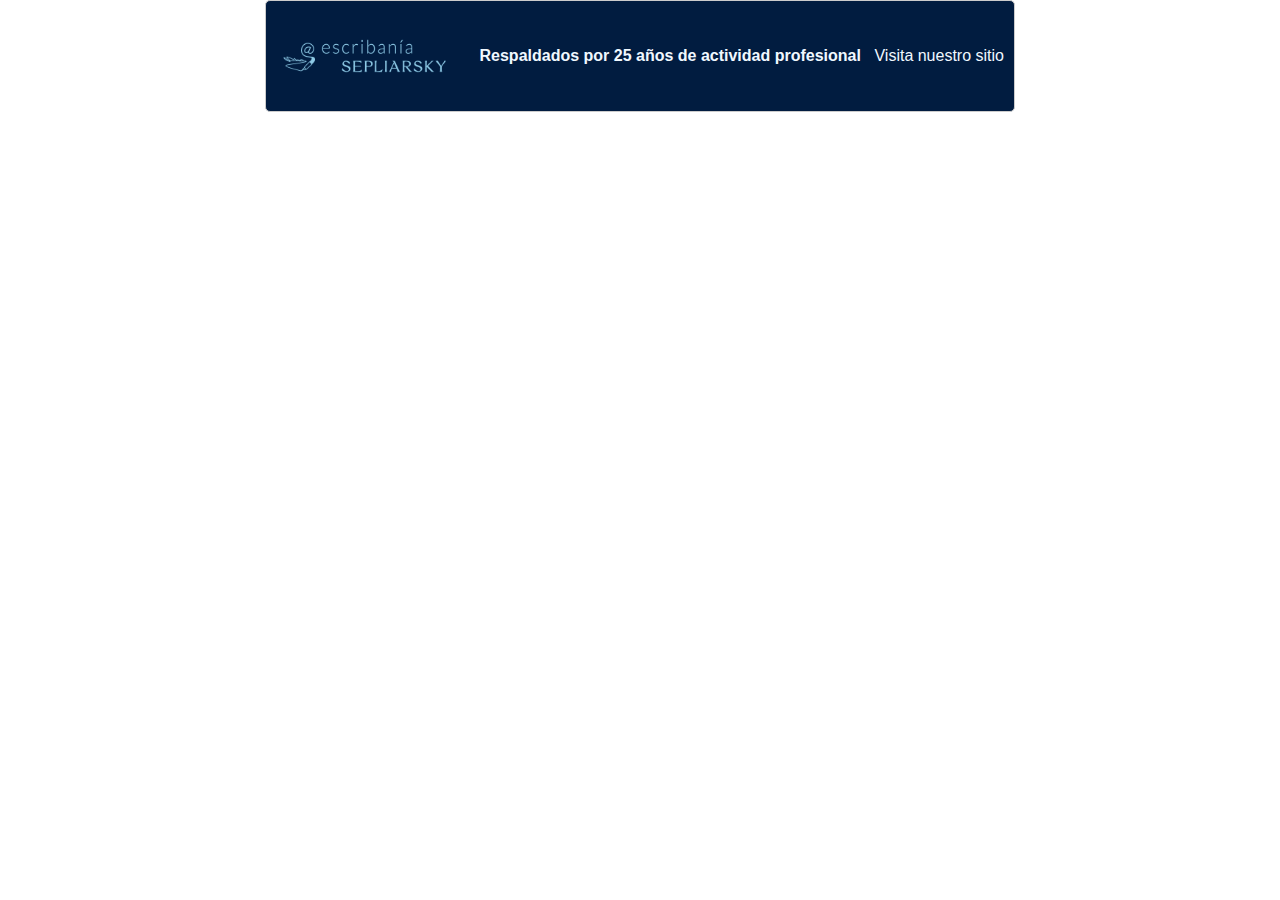
<file: anuncio.html>
<!DOCTYPE html>
<html lang="es">
<head>
    <meta charset="UTF-8">
    <meta name="viewport" content="width=device-width, initial-scale=1.0">
    <link rel="stylesheet" href="anunciostyle.css">
    <title>Anuncio</title>
</head>
<body>
    <div class="ad-container">
        <img src="logo-escribania-3.png" alt="Logo" class="ad-logo"> 
        <div class="ad-text">
            <p><strong>Respaldados por 25 años de actividad profesional</strong></p> 
        </div>
        <div class="ad-text">
            <a href="https://dantevillamea.github.io/" target="_blank" class="ad-link">Visita nuestro sitio</a> 
        </div>
    </div>
</body>
</html>
</file>
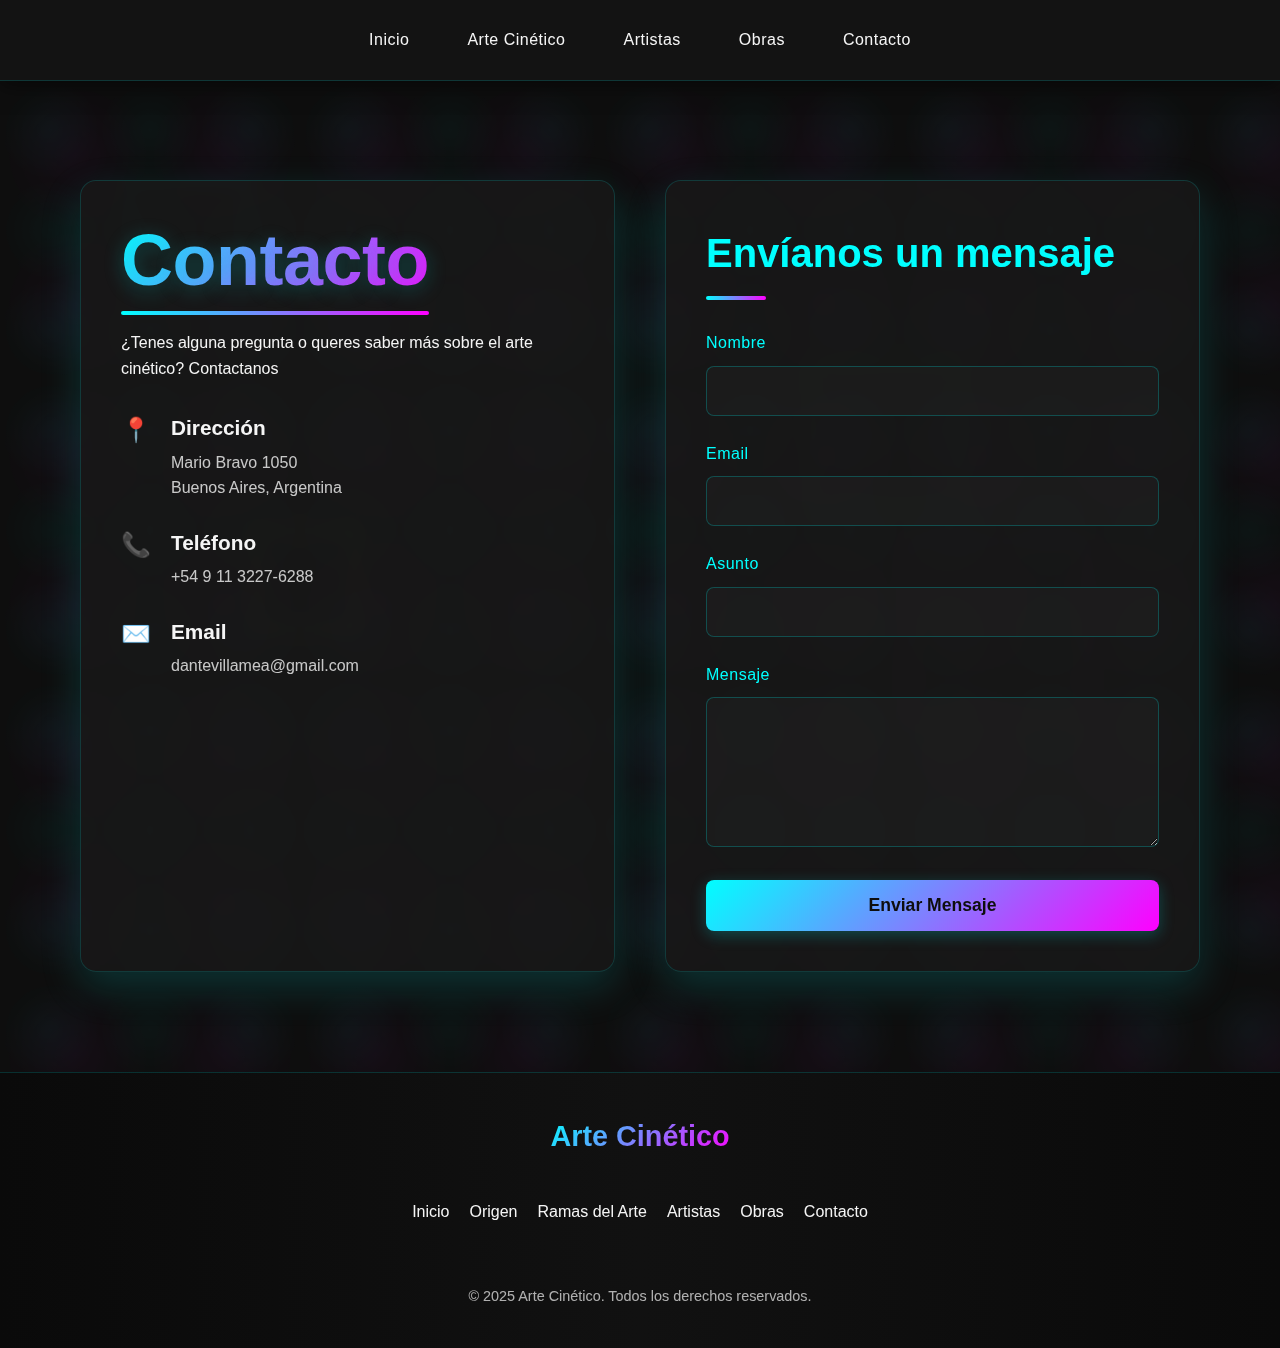
<file: contacto.html>
<!DOCTYPE html>
<html lang="es">
<head>
    <meta charset="UTF-8">
    <meta name="viewport" content="width=device-width, initial-scale=1.0">
    <title>Contacto | Arte Cinético</title>
    <style>
        * { 
            margin: 0; 
            padding: 0; 
            box-sizing: border-box; 
        }
        
        html {
            scroll-behavior: smooth;
            scroll-padding-top: 80px;
        }
        
        body {
            font-family: 'Montserrat', 'Segoe UI', Tahoma, Geneva, Verdana, sans-serif;
            background: #0e0e0e;
            color: #f5f5f5;
            overflow-x: hidden;
            line-height: 1.6;
            padding-top: 80px;
        }

        /* Menú fijo */
        .desktop-menu {
            display: flex;
            position: fixed;
            top: 0;
            left: 0;
            width: 100%;
            background: rgba(20, 20, 20, 0.95);
            padding: 15px 40px;
            z-index: 1000;
            box-shadow: 0 4px 20px rgba(0, 0, 0, 0.5);
            backdrop-filter: blur(10px);
            border-bottom: 1px solid rgba(0, 200, 200, 0.2);
            justify-content: center;
            align-items: center;
        }
        
        .desktop-menu a {
            color: #f5f5f5;
            text-decoration: none;
            padding: 12px 24px;
            transition: all 0.4s cubic-bezier(0.65, 0, 0.35, 1);
            border-radius: 8px;
            font-weight: 500;
            letter-spacing: 0.5px;
            position: relative;
            margin: 0 5px;
            display: inline-block;
            text-align: center;
        }
        
        .desktop-menu a:hover {
            color: #0e0e0e;
            background: rgba(0, 200, 200, 0.8);
            transform: translateY(-3px);
        }

        /* Sección de contacto */
        .contact-section {
            min-height: 100vh;
            padding: 100px 80px;
            display: flex;
            flex-direction: column;
            justify-content: center;
            position: relative;
            overflow: hidden;
        }
        
        .contact-container {
            max-width: 1200px;
            margin: 0 auto;
            display: flex;
            flex-wrap: wrap;
            gap: 50px;
            position: relative;
            z-index: 2;
        }
        
        .contact-info {
            flex: 1;
            min-width: 300px;
            background: rgba(25, 25, 25, 0.8);
            padding: 40px;
            border-radius: 16px;
            backdrop-filter: blur(8px);
            border: 1px solid rgba(0, 200, 200, 0.2);
            box-shadow: 0 15px 40px rgba(0, 200, 200, 0.2);
            transition: all 0.6s cubic-bezier(0.65, 0, 0.35, 1);
        }
        
        .contact-info:hover {
            transform: translateY(-10px);
            box-shadow: 0 25px 50px rgba(0, 200, 200, 0.3);
        }
        
        .contact-form-container {
            flex: 1;
            min-width: 300px;
            background: rgba(25, 25, 25, 0.8);
            padding: 40px;
            border-radius: 16px;
            backdrop-filter: blur(8px);
            border: 1px solid rgba(0, 200, 200, 0.2);
            box-shadow: 0 15px 40px rgba(0, 200, 200, 0.2);
            transition: all 0.6s cubic-bezier(0.65, 0, 0.35, 1);
        }
        
        .contact-form-container:hover {
            transform: translateY(-10px);
            box-shadow: 0 25px 50px rgba(0, 200, 200, 0.3);
        }
        
        h1 {
            font-weight: 800;
            margin-bottom: 30px;
            letter-spacing: -0.5px;
            font-size: 4.5rem;
            background: linear-gradient(135deg, #00ffff, #ff00ff);
            -webkit-background-clip: text;
            background-clip: text;
            color: transparent;
            text-shadow: 0 4px 20px rgba(0, 200, 200, 0.3);
            line-height: 1.1;
            position: relative;
            display: inline-block;
        }
        
        h1::after {
            content: '';
            position: absolute;
            bottom: -15px;
            left: 0;
            width: 100%;
            height: 4px;
            background: linear-gradient(90deg, #00ffff, #ff00ff);
            border-radius: 2px;
        }
        
        h2 {
            font-size: 2.5rem;
            color: #00ffff;
            margin-bottom: 30px;
            position: relative;
            padding-bottom: 15px;
        }
        
        h2::after {
            content: '';
            position: absolute;
            bottom: 0;
            left: 0;
            width: 60px;
            height: 4px;
            background: linear-gradient(90deg, #00ffff, #ff00ff);
            border-radius: 2px;
        }
        
        .contact-details {
            margin-top: 30px;
        }
        
        .contact-item {
            display: flex;
            align-items: flex-start;
            margin-bottom: 25px;
        }
        
        .contact-icon {
            font-size: 1.5rem;
            color: #00ffff;
            margin-right: 20px;
            min-width: 30px;
        }
        
        .contact-text h3 {
            font-size: 1.3rem;
            color: #f5f5f5;
            margin-bottom: 5px;
        }
        
        .contact-text p, .contact-text a {
            color: rgba(245, 245, 245, 0.8);
            text-decoration: none;
            transition: color 0.3s ease;
        }
        
        .contact-text a:hover {
            color: #00ffff;
        }
        
        .social-links {
            display: flex;
            gap: 20px;
            margin-top: 40px;
        }
        
        .social-links a {
            color: #f5f5f5;
            font-size: 1.8rem;
            transition: all 0.3s ease;
        }
        
        .social-links a:hover {
            color: #00ffff;
            transform: translateY(-5px);
        }
        
        /* Formulario */
        .form-group {
            margin-bottom: 25px;
        }
        
        .form-group label {
            display: block;
            margin-bottom: 10px;
            color: #00ffff;
            font-weight: 500;
            letter-spacing: 0.5px;
        }
        
        .form-group input,
        .form-group textarea {
            width: 100%;
            padding: 15px;
            background: rgba(30, 30, 30, 0.7);
            border: 1px solid rgba(0, 200, 200, 0.3);
            border-radius: 8px;
            color: #f5f5f5;
            font-family: inherit;
            font-size: 1rem;
            transition: all 0.3s ease;
        }
        
        .form-group input:focus,
        .form-group textarea:focus {
            outline: none;
            border-color: #00ffff;
            box-shadow: 0 0 0 3px rgba(0, 200, 200, 0.2);
        }
        
        .form-group textarea {
            min-height: 150px;
            resize: vertical;
        }
        
        .submit-btn {
            background: linear-gradient(135deg, #00ffff, #ff00ff);
            color: #0e0e0e;
            border: none;
            padding: 15px 30px;
            font-size: 1.1rem;
            font-weight: 600;
            border-radius: 8px;
            cursor: pointer;
            transition: all 0.4s cubic-bezier(0.65, 0, 0.35, 1);
            box-shadow: 0 4px 15px rgba(0, 200, 200, 0.3);
            width: 100%;
        }
        
        .submit-btn:hover {
            transform: translateY(-5px);
            box-shadow: 0 10px 25px rgba(0, 200, 200, 0.5);
        }
        
        /* Elementos cinéticos */
        .motion-bg {
            position: absolute;
            top: 0;
            left: 0;
            width: 100%;
            height: 100%;
            background: 
                radial-gradient(circle, rgba(0, 255, 255, 0.05) 0%, transparent 70%),
                radial-gradient(circle, rgba(255, 0, 255, 0.05) 0%, transparent 70%);
            background-size: 100px 100px, 150px 150px;
            z-index: -1;
            animation: backgroundMove 15s linear infinite, backgroundMove2 20s linear infinite;
            opacity: 0.6;
        }

        .kinetic-element {
            position: fixed;
            border: 2px solid;
            opacity: 0.5;
            z-index: -1;
            animation-duration: 25s;
            animation-iteration-count: infinite;
            animation-timing-function: linear;
            border-radius: 5px;
            filter: blur(0.5px);
        }
        
        .kinetic-1 {
            width: 120px;
            height: 120px;
            border-color: rgba(0, 255, 255, 0.4);
            top: 20%;
            left: 10%;
            animation-name: moveDiagonal1;
        }
        
        .kinetic-2 {
            width: 180px;
            height: 180px;
            border-color: rgba(255, 0, 255, 0.4);
            top: 60%;
            right: 15%;
            animation-name: moveDiagonal2;
        }
        
        .kinetic-3 {
            width: 100px;
            height: 100px;
            border-color: rgba(255, 255, 0, 0.4);
            bottom: 30%;
            left: 20%;
            animation-name: moveVertical;
        }
        
        .kinetic-4 {
            width: 150px;
            height: 150px;
            border-color: rgba(0, 255, 0, 0.4);
            top: 40%;
            right: 25%;
            animation-name: moveHorizontal;
        }

        @keyframes backgroundMove {
            0% { background-position: 0 0, 0 0; }
            100% { background-position: 200px 200px, 300px 300px; }
        }
        
        @keyframes backgroundMove2 {
            0% { background-position: 100px 100px, 200px 200px; }
            100% { background-position: 400px 400px, 500px 500px; }
        }
        
        @keyframes moveDiagonal1 {
            0% { transform: translate(0, 0) rotate(0deg); opacity: 0.5; }
            50% { transform: translate(40vw, 40vh) rotate(180deg); opacity: 0.8; }
            100% { transform: translate(0, 0) rotate(360deg); opacity: 0.5; }
        }
        
        @keyframes moveDiagonal2 {
            0% { transform: translate(0, 0) rotate(0deg); opacity: 0.5; }
            50% { transform: translate(-30vw, 30vh) rotate(180deg); opacity: 0.8; }
            100% { transform: translate(0, 0) rotate(360deg); opacity: 0.5; }
        }
        
        @keyframes moveVertical {
            0%, 100% { transform: translateY(0) rotate(0deg); opacity: 0.5; }
            50% { transform: translateY(-40vh) rotate(180deg); opacity: 0.8; }
        }
        
        @keyframes moveHorizontal {
            0%, 100% { transform: translateX(0) rotate(0deg); opacity: 0.5; }
            50% { transform: translateX(30vw) rotate(180deg); opacity: 0.8; }
        }

        /* Footer */
        footer {
            background: linear-gradient(to right, #0a0a0a, #111, #0a0a0a);
            color: #f5f5f5;
            padding: 40px 20px;
            text-align: center;
            border-top: 1px solid rgba(0, 200, 200, 0.2);
        }

        .footer-content {
            max-width: 1200px;
            margin: 0 auto;
            display: flex;
            flex-direction: column;
            align-items: center;
            gap: 20px;
        }

        .footer-logo {
            font-size: 1.8rem;
            font-weight: 800;
            background: linear-gradient(135deg, #00ffff, #ff00ff);
            -webkit-background-clip: text;
            background-clip: text;
            color: transparent;
        }

        .footer-links {
            display: flex;
            gap: 20px;
            margin: 20px 0;
        }

        .footer-links a {
            color: #f5f5f5;
            text-decoration: none;
            transition: color 0.3s ease;
        }

        .footer-links a:hover {
            color: #00ffff;
        }

        .footer-social {
            display: flex;
            gap: 15px;
            margin: 15px 0;
        }

        .footer-social a {
            color: #f5f5f5;
            font-size: 1.5rem;
            transition: color 0.3s ease;
        }

        .footer-social a:hover {
            color: #00ffff;
        }

        .footer-copyright {
            font-size: 0.9rem;
            color: rgba(245, 245, 245, 0.7);
            margin-top: 20px;
        }
        .has-submenu {
            position: relative;
            display: inline-block;
        }
        
        .submenu {
            position: absolute;
            top: 100%;
            left: 50%;
            transform: translateX(-50%);
            background: rgba(30, 30, 30, 0.95);
            min-width: 200px;
            border-radius: 0 0 8px 8px;
            box-shadow: 0 10px 30px rgba(0, 0, 0, 0.5);
            display: none;
            flex-direction: column;
            overflow: hidden;
            z-index: 1001;
            text-align: center;
        }
        
        .has-submenu:hover .submenu {
            display: flex;
        }
        
        .submenu a {
            padding: 12px 20px;
            margin: 0;
            border-radius: 0;
            background: transparent;
            transform: none;
            width: 100%;
            white-space: nowrap;
        }
        
        .submenu a:hover {
            background: rgba(0, 200, 200, 0.8);
            transform: translateX(8px);
        }
        .menu-btn {
            display: none; /* Ocultar por defecto en desktop */
            position: fixed;
            top: 25px;
            left: 25px;
            background: rgba(0, 200, 200, 0.8);
            color: #0e0e0e;
            border: none;
            padding: 12px 24px;
            border-radius: 30px;
            cursor: pointer;
            z-index: 1000;
            transition: all 0.4s cubic-bezier(0.65, 0, 0.35, 1);
            font-weight: 600;
            box-shadow: 0 4px 15px rgba(0, 200, 200, 0.3);
        }
        
        .menu-btn:hover {
            background: rgba(255, 255, 255, 0.9);
            transform: translateY(-3px);
            box-shadow: 0 6px 20px rgba(0, 200, 200, 0.4);
        }
        
        .mobile-menu {
            position: fixed;
            top: 80px;
            left: 25px;
            background: rgba(20, 20, 20, 0.95);
            padding: 20px;
            border-radius: 15px;
            display: none;
            flex-direction: column;
            z-index: 999;
            box-shadow: 0 10px 30px rgba(0, 0, 0, 0.5);
            backdrop-filter: blur(10px);
            border: 1px solid rgba(0, 200, 200, 0.2);
        }
        
        .mobile-menu a {
            color: #f5f5f5;
            text-decoration: none;
            margin: 10px 0;
            padding: 10px 15px;
            transition: all 0.4s cubic-bezier(0.65, 0, 0.35, 1);
            border-radius: 8px;
            font-weight: 500;
            letter-spacing: 0.5px;
        }
        
        .mobile-menu a:hover {
            color: #0e0e0e;
            background: rgba(0, 200, 200, 0.8);
            transform: translateX(8px);
        }

        @media (max-width: 992px) {
            .desktop-menu {
                display: none; /* Ocultar menú desktop en móviles */
            }
            
            .menu-btn {
                display: block; /* Mostrar botón en móviles */
            }
        }

        /* Responsive */
        @media (max-width: 1200px) {
            .contact-section {
                padding: 100px 60px;
            }
            
            h1 {
                font-size: 4rem;
            }
        }
        
        @media (max-width: 992px) {
            .contact-section {
                padding: 90px 50px;
            }
            
            h1 {
                font-size: 3.5rem;
            }
            
            .contact-container {
                flex-direction: column;
            }
            
            .contact-info, .contact-form-container {
                width: 100%;
            }
        }
        
        @media (max-width: 768px) {
            .contact-section {
                padding: 80px 40px;
            }
            
            h1 {
                font-size: 3rem;
            }
            
            h2 {
                font-size: 2.2rem;
            }
            
            .desktop-menu a {
                padding: 10px 15px;
                font-size: 0.9rem;
            }
        }
        
        @media (max-width: 576px) {
            body {
                padding-top: 0;
            }
            
            .contact-section {
                padding: 70px 30px;
            }
            
            h1 {
                font-size: 2.5rem;
            }
            
            h2 {
                font-size: 2rem;
            }
            
            .contact-info, .contact-form-container {
                padding: 30px;
            }
            
            .contact-icon {
                font-size: 1.2rem;
                margin-right: 15px;
            }
            
            .contact-text h3 {
                font-size: 1.1rem;
            }
            
            .social-links a {
                font-size: 1.5rem;
            }
        }
        
        @media (max-width: 400px) {
            .contact-section {
                padding: 60px 20px;
            }
            
            h1 {
                font-size: 2.2rem;
            }
            
            h2 {
                font-size: 1.8rem;
            }
            
            .form-group input,
            .form-group textarea {
                padding: 12px;
            }
            
            .submit-btn {
                padding: 12px 20px;
            }
        }
    </style>
</head>
<body>
    <button class="menu-btn">☰ Menú</button>
    <!-- Menú de navegación -->
    <nav class="desktop-menu">
        <a href="indexarte.html">Inicio</a>
        <div class="has-submenu">
            <a href="indexarte.html">Arte Cinético</a>
            <div class="submenu">
                <a href="indexarte.html">Origen</a>
            </div>
        </div>
        <a href="indexarte.html">Artistas</a>
        <div class="has-submenu">
            <a href="indexarte.html">Obras</a>
            <div class="submenu">
                <a href="indexarte.html">Ramas del Arte</a>
            </div>
        </div>
        <a href="contacto.html">Contacto</a>
    </nav>

    <!-- Menú móvil (se mantiene igual) -->
    <nav class="mobile-menu" id="mobileMenu">
        <a href="indexarte.html">Inicio</a>
        <a href="indexarte.html">Arte Cinético</a>
        <a href="indexarte.html">Origen</a>
        <a href="indexarte.html">Artistas</a>
        <a href="indexarte.html">Obras</a>
        <a href="indexarte.html">Ramas del Arte</a>
        <a href="contacto.html">Contacto</a>
    </nav>
    <!-- Sección de contacto -->
    <section class="contact-section">
        <div class="motion-bg"></div>
        <div class="kinetic-element kinetic-1"></div>
        <div class="kinetic-element kinetic-2"></div>
        <div class="kinetic-element kinetic-3"></div>
        <div class="kinetic-element kinetic-4"></div>
        
        <div class="contact-container">
            <div class="contact-info">
                <h1>Contacto</h1>
                <p>¿Tenes alguna pregunta o queres saber más sobre el arte cinético? Contactanos</p>
                
                <div class="contact-details">
                    <div class="contact-item">
                        <div class="contact-icon">📍</div>
                        <div class="contact-text">
                            <h3>Dirección</h3>
                            <p>Mario Bravo 1050<br>Buenos Aires, Argentina</p>
                        </div>
                    </div>
                    
                    <div class="contact-item">
                        <div class="contact-icon">📞</div>
                        <div class="contact-text">
                            <h3>Teléfono</h3>
                            <p><a href="tel:+34912345678">+54 9 11 3227-6288</a></p>
                        </div>
                    </div>
                    
                    <div class="contact-item">
                        <div class="contact-icon">✉️</div>
                        <div class="contact-text">
                            <h3>Email</h3>
                            <p><a href="mailto:info@artecinetico.com">dantevillamea@gmail.com</a></p>
                        </div>
                    </div>
                </div>
                
            </div>
            
            <div class="contact-form-container">
                <h2>Envíanos un mensaje</h2>
                <form action="#" method="POST">
                    <div class="form-group">
                        <label for="nombre">Nombre</label>
                        <input type="text" id="nombre" name="nombre" required>
                    </div>
                    
                    <div class="form-group">
                        <label for="email">Email</label>
                        <input type="email" id="email" name="email" required>
                    </div>
                    
                    <div class="form-group">
                        <label for="asunto">Asunto</label>
                        <input type="text" id="asunto" name="asunto">
                    </div>
                    
                    <div class="form-group">
                        <label for="mensaje">Mensaje</label>
                        <textarea id="mensaje" name="mensaje" required></textarea>
                    </div>
                    
                    <button type="submit" class="submit-btn">Enviar Mensaje</button>
                </form>
            </div>
        </div>
    </section>

    <!-- Footer -->
    <footer>
        <div class="footer-content">
            <div class="footer-logo">Arte Cinético</div>
            <div class="footer-links">
                <a href="indexarte.html">Inicio</a>
                <a href="indexarte.html">Origen</a>
                <a href="indexarte.html">Ramas del Arte</a>
                <a href="indexarte.html">Artistas</a>
                <a href="indexarte.html">Obras</a>
                <a href="contacto.html">Contacto</a>
            </div>
            <div class="footer-copyright">
                © 2025 Arte Cinético. Todos los derechos reservados.
            </div>
        </div>
    </footer>
    <script>
        // Menú hamburguesa para móviles
        const menuBtn = document.querySelector('.menu-btn');
        const mobileMenu = document.getElementById('mobileMenu');
        
        menuBtn.addEventListener('click', () => {
            mobileMenu.style.display = mobileMenu.style.display === 'flex' ? 'none' : 'flex';
        });
        
        document.addEventListener('click', (e) => {
            if (!mobileMenu.contains(e.target) && e.target !== menuBtn) {
                mobileMenu.style.display = 'none';
            }
        });

        // Suavizar el desplazamiento
        document.querySelectorAll('a[href^="#"]').forEach(anchor => {
            anchor.addEventListener('click', function(e) {
                e.preventDefault();
                const targetId = this.getAttribute('href');
                const targetElement = document.querySelector(targetId);
                
                if (targetElement) {
                    window.scrollTo({
                        top: targetElement.offsetTop - 80,
                        behavior: 'smooth'
                    });
                    
                    if (window.innerWidth < 992) {
                        mobileMenu.style.display = 'none';
                    }
                }
            });
        });
    </script>
</body>
</html>
</file>
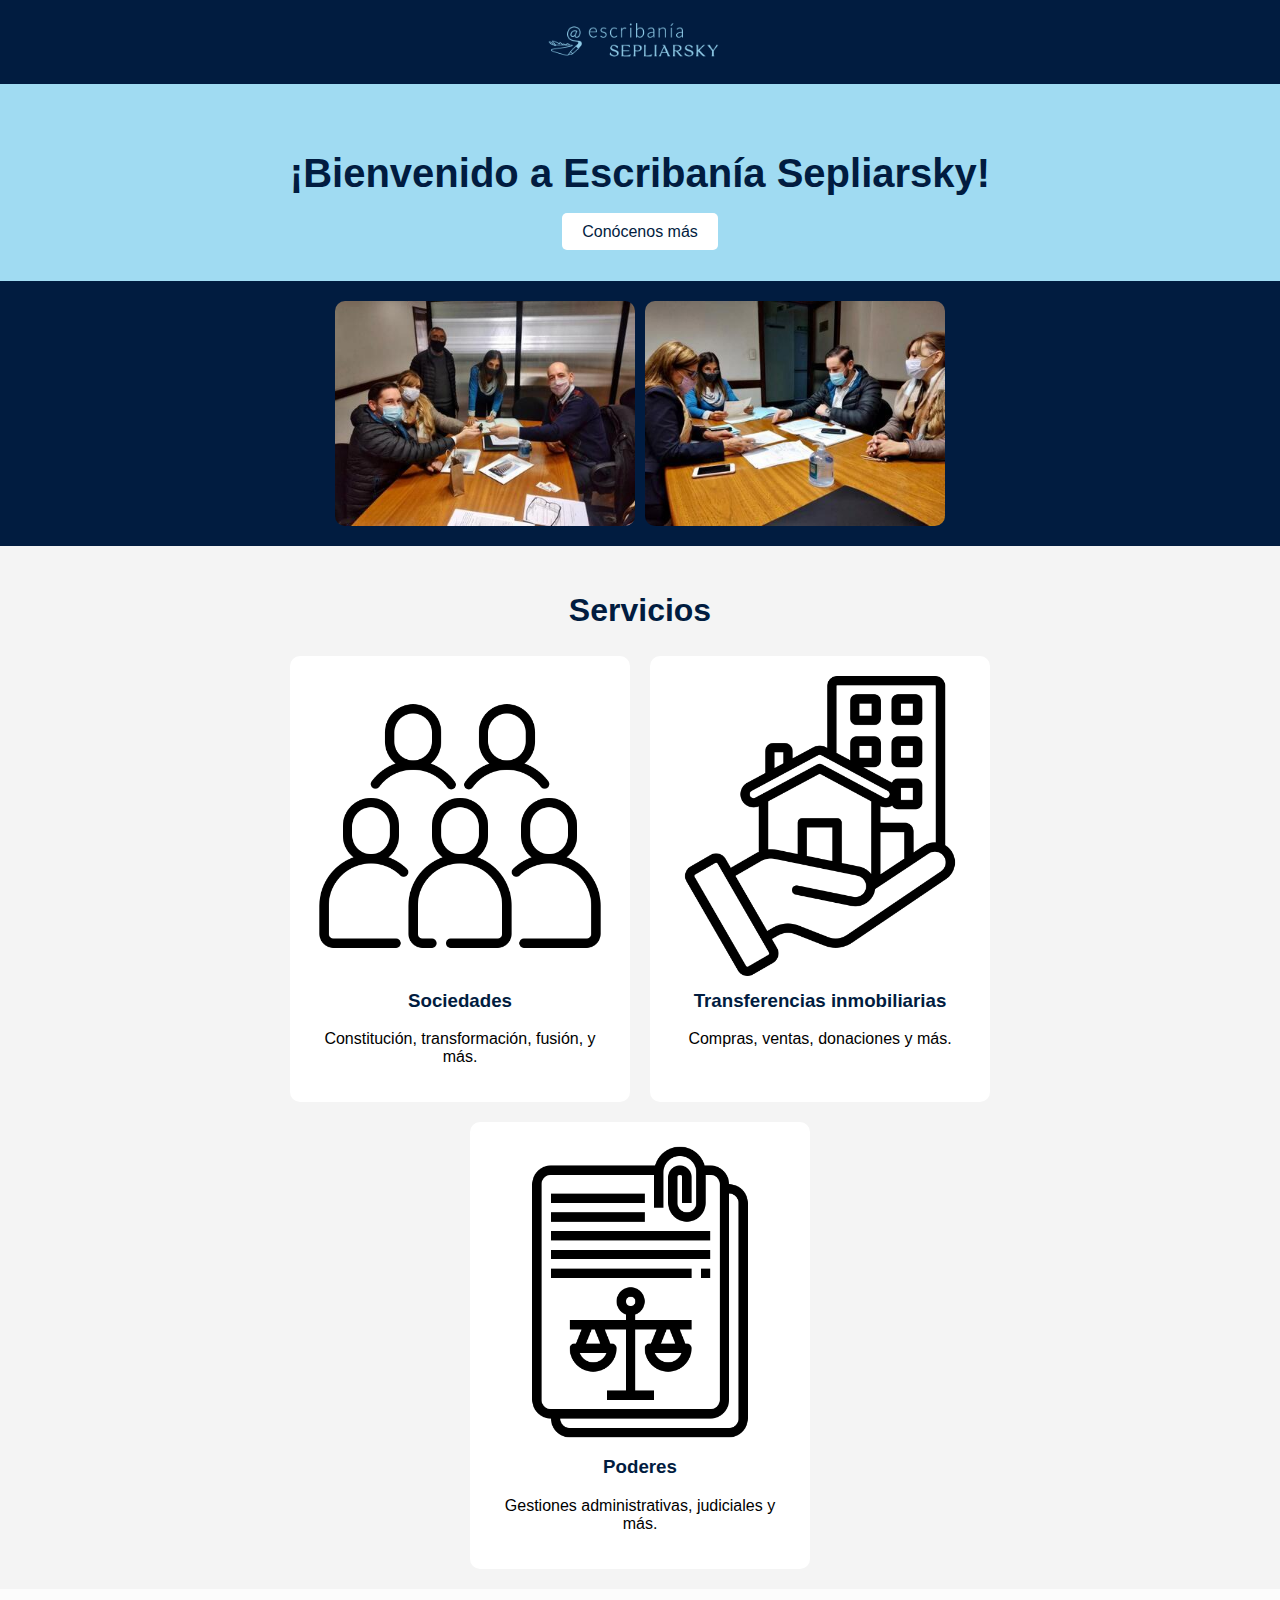
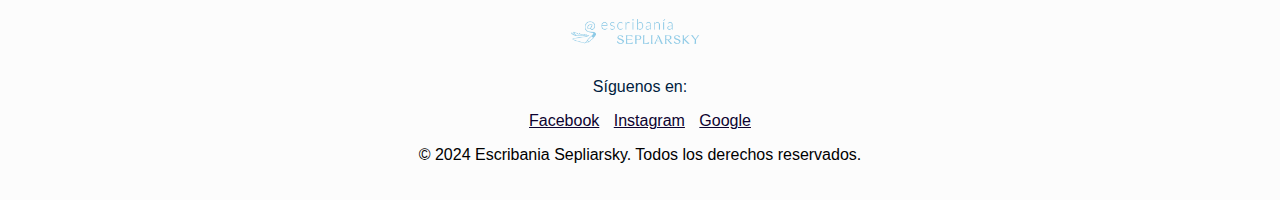
<file: mail.html>
<!DOCTYPE html>
<html lang="es">
<head>
    <meta charset="UTF-8">
    <meta name="viewport" content="width=device-width, initial-scale=1.0">
    <title>Campaña Escribanía Sepliarsky</title>
</head>
<body style="margin: 0; padding: 0; font-family: 'Arial', sans-serif; background-color: #A0DBF2;">

    <header style="background-color: #011C40; padding: 10px; text-align: center;">
        <a href="#inicio"><img src="logo-escribania-3.png" alt="Logo de empresa" style="height: 60px;"></a>
    </header>


    <section id="inicio" style="text-align: center; padding: 40px; background-color: #A0DBF2;">
        <h1 style="font-size: 2.5em; color: #011C40;">¡Bienvenido a Escribanía Sepliarsky!</h1>
        <a href="https://dantevillamea.github.io/index.html" style="background-color: #fff; padding: 10px 20px; color: #011C40; border-radius: 5px; text-decoration: none;">Conócenos más</a>
    </section>


    <section id="sobre-nosotros" style="background-color: #011C40; padding: 20px; text-align: center;">
        <div style="display: flex; justify-content: center; gap: 10px; flex-wrap: wrap;">
            <img src="escritura_iaf_coviara_1_1.jpeg" style="width: 100%; max-width: 300px; border-radius: 10px;" alt="Imagen 1">
            <img src="escritura_iaf_coviara_2_0_1.jpeg" style="width: 100%; max-width: 300px; border-radius: 10px;" alt="Imagen 2">
        </div>
    </section>


    <section id="servicios" style="background-color: #f4f4f4; padding: 20px; text-align: center;">
        <h2 style="font-size: 2em; color: #011C40;">Servicios</h2>
        <div style="display: flex; flex-wrap: wrap; justify-content: center; gap: 20px; max-width: 1000px; margin: 0 auto;">
            <!-- Card 1 -->
            <div style="background-color: #fff; padding: 20px; border-radius: 10px; text-align: center; width: 300px;">
                <img src="consorcio.png" alt="Servicio 1" style="width: 100%; height: auto; border-radius: 8px;">
                <h3 style="color: #011C40; margin-top: 10px;">Sociedades</h3>
                <p>Constitución, transformación, fusión, y más.</p>
            </div>
            <!-- Card 2 -->
            <div style="background-color: #fff; padding: 20px; border-radius: 10px; text-align: center; width: 300px;">
                <img src="propiedad.png" alt="Servicio 2" style="width: 100%; height: auto; border-radius: 8px;">
                <h3 style="color: #011C40; margin-top: 10px;">Transferencias inmobiliarias</h3>
                <p>Compras, ventas, donaciones y más.</p>
            </div>
            <!-- Card 3 -->
            <div style="background-color: #fff; padding: 20px; border-radius: 10px; text-align: center; width: 300px;">
                <img src="demanda-judicial.png" alt="Servicio 3" style="width: 100%; height: auto; border-radius: 8px;">
                <h3 style="color: #011C40; margin-top: 10px;">Poderes</h3>
                <p>Gestiones administrativas, judiciales y más.</p>
            </div>
        </div>
    </section>


    <footer style="background-color: #fcfcfc; padding: 20px; text-align: center;">
        <div style="margin-bottom: 20px;">
            <img src="logo-escribania-3.png" alt="Logo escribanía" style="width: 150px;">
        </div>
        <p style="color: #011C40;">Síguenos en:</p>
        <div>
            <a href="https://www.facebook.com/search/top/?q=escribania%20sepliarsky" style="color: #0d0330; margin-right: 10px;">Facebook</a>
            <a href="https://www.instagram.com/escribania.sepliarsky/" style="color: #0d0330; margin-right: 10px;">Instagram</a>
            <a href="https://www.google.com/search?q=escribania+sepliarsky" style="color: #0d0330;">Google</a>
        </div>
        <p>&copy; 2024 Escribania Sepliarsky. Todos los derechos reservados.</p>
    </footer>

</body>
</html>
</file>
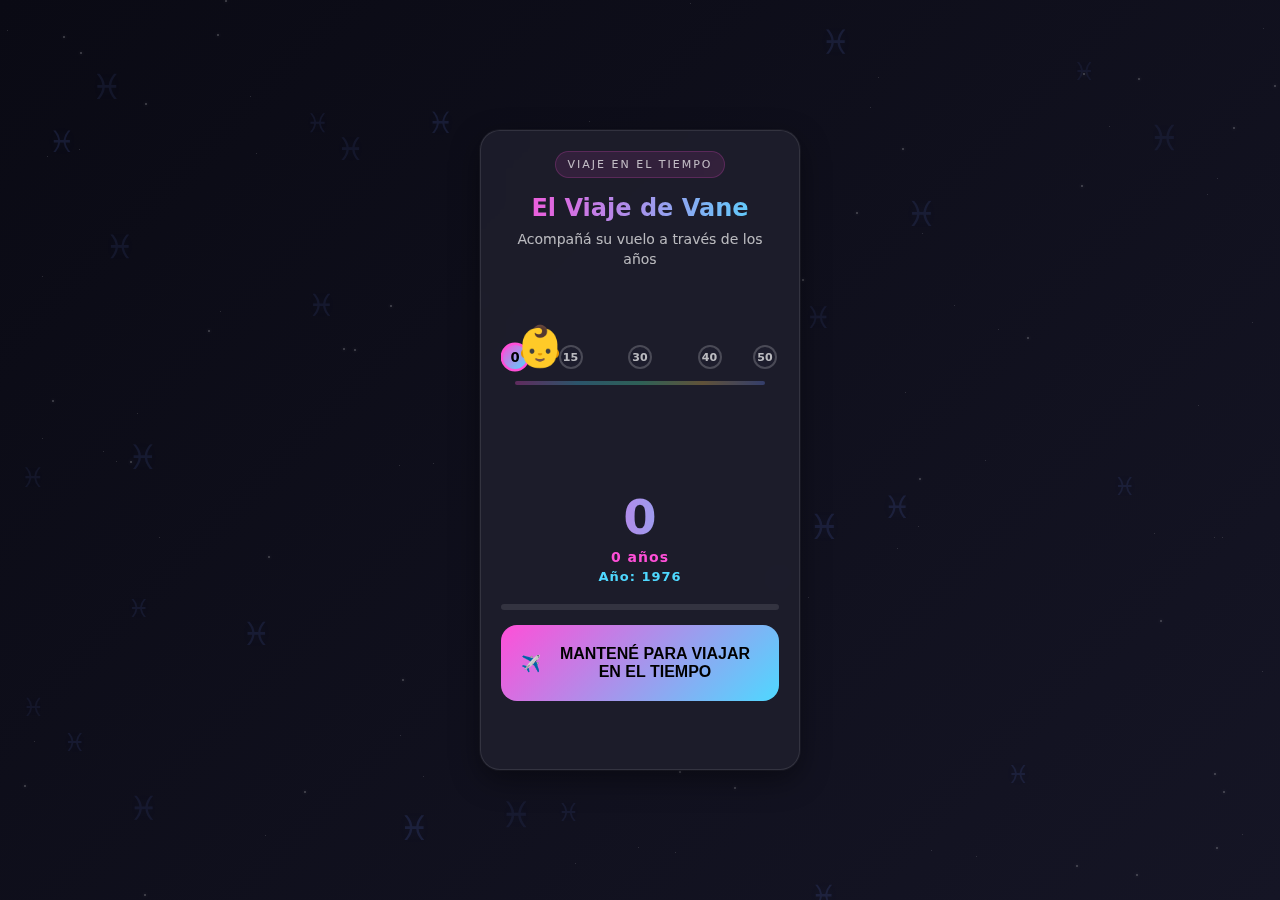
<file: tarjeta.html>
<!doctype html>
<html lang="es">
<head>
  <meta charset="utf-8" />
  <meta name="viewport" content="width=device-width,initial-scale=1,minimum-scale=1,maximum-scale=1,user-scalable=no,viewport-fit=cover" />
  <title>50 Años Vane</title>
  <style>
    :root{
      --bg: #0a0a14;
      --card: rgba(30, 30, 45, 0.85);
      --txt: #ffffff;
      --muted: rgba(255,255,255,0.7);
      --accent: #ff4fd8;
      --accent2: #4fd8ff;
      --piscis: #6b8cff;
      --ok: #59ffbd;
      --shadow: 0 10px 30px rgba(0,0,0,0.4);
      --r: 20px;
      --safe-top: env(safe-area-inset-top, 12px);
      --safe-bottom: env(safe-area-inset-bottom, 12px);
    }

    *{ 
      box-sizing:border-box; 
      margin:0; 
      padding:0;
      -webkit-tap-highlight-color: transparent;
    }
    
    html,body{ 
      height:100%; 
      width:100%;
      overflow: hidden;
    }
    body{
      min-height: 100dvh;
    }
    
    body{
      margin:0;
      font-family: -apple-system, BlinkMacSystemFont, 'Segoe UI', system-ui, sans-serif;
      background: linear-gradient(135deg, #0a0a14 0%, #151525 100%);
      color: var(--txt);
      padding: var(--safe-top) 16px var(--safe-bottom);
      display: flex;
      justify-content: center;
      align-items: center;
      -webkit-font-smoothing: antialiased;
      position: relative;
    }

    /* Fondo con símbolos de Piscis */
    .piscis-bg {
      position: fixed;
      top: 0;
      left: 0;
      width: 100%;
      height: 100%;
      pointer-events: none;
      z-index: 0;
      opacity: 0.35;
    }

    .piscis-symbol {
      position: absolute;
      font-size: 28px;
      color: #6b8cff;
      opacity: 0.3;
      animation: floatPiscis 25s infinite linear;
      pointer-events: none;
      text-shadow: 0 0 12px rgba(107, 140, 255, 0.4);
    }

    @keyframes floatPiscis {
      0% { transform: translate(0, 0) rotate(0deg); }
      100% { transform: translate(80px, -80px) rotate(360deg); }
    }

    .star {
      position: absolute;
      background: white;
      border-radius: 50%;
      animation: twinkle 3s infinite ease-in-out;
    }

    .star.small {
      width: 1px;
      height: 1px;
      opacity: 0.5;
    }

    .star.medium {
      width: 2px;
      height: 2px;
      opacity: 0.7;
      box-shadow: 0 0 4px white;
    }

    @keyframes twinkle {
      0%, 100% { opacity: 0.3; }
      50% { opacity: 1; }
    }

    /* Contenedor principal */
    .container{
      width: 100%;
      max-width: 320px;
      height: min(640px, calc(100dvh - var(--safe-top) - var(--safe-bottom) - 24px));
      position: relative;
      margin: 0 auto;
      z-index: 10;
    }

    /* Tarjetas */
    .card{
      width: 100%;
      height: 100%;
      border-radius: var(--r);
      background: var(--card);
      border: 1px solid rgba(255,255,255,0.1);
      box-shadow: var(--shadow), 0 0 0 1px rgba(255,255,255,0.05);
      overflow: hidden;
      position: absolute;
      top: 0;
      left: 0;
      display: flex;
      flex-direction: column;
      backdrop-filter: blur(10px);
      padding: 20px;
    }

    /* CARD 1 - VIAJE EN EL TIEMPO */
    .card-1{
      z-index: 2;
      opacity: 1;
      transform: translateY(0);
      transition: transform 0.5s ease, opacity 0.5s ease;
    }

    .card-1.hidden{
      opacity: 0;
      transform: translateY(-20px);
      pointer-events: none;
    }

    /* CARD 2 - INVITACIÓN */
    .card-2{
      z-index: 1;
      opacity: 0;
      transform: translateY(20px);
      transition: transform 0.5s ease, opacity 0.5s ease;
    }

    .card-2.visible{
      opacity: 1;
      transform: translateY(0);
      pointer-events: all;
    }

    /* Encabezado */
    .header{
      text-align: center;
      margin-bottom: 24px;
    }

    .lock-badge{
      display: inline-block;
      font-size: 11px;
      letter-spacing: 2px;
      color: var(--muted);
      padding: 6px 12px;
      border-radius: 20px;
      background: rgba(255,79,216,0.1);
      margin-bottom: 16px;
      border: 1px solid rgba(255,79,216,0.2);
    }

    .title{
      font-size: 24px;
      font-weight: 700;
      margin-bottom: 8px;
      background: linear-gradient(90deg, var(--accent), var(--accent2));
      -webkit-background-clip: text;
      background-clip: text;
      color: transparent;
    }

    .subtitle{
      font-size: 14px;
      color: var(--muted);
      line-height: 1.4;
    }

    /* Contenedor de la animación de vida */
    .life-journey {
      position: relative;
      height: 180px;
      margin: 20px 0;
      display: flex;
      flex-direction: column;
      align-items: center;
      justify-content: center;
      overflow: visible;
    }

    /* Fondo de la línea de tiempo */
    .timeline-container{
      position: relative;
      width: 100%;
      height: 60px;
      display: flex;
      align-items: center;
      padding: 0 14px;
      overflow: visible;
    }

    .timeline {
      width: 100%;
      height: 4px;
      background: linear-gradient(90deg, 
        rgba(255, 79, 216, 0.3) 0%,
        rgba(79, 216, 255, 0.3) 25%,
        rgba(89, 255, 189, 0.3) 50%,
        rgba(255, 207, 90, 0.3) 75%,
        rgba(107, 140, 255, 0.3) 100%
      );
      border-radius: 2px;
      position: relative;
    }

    /* Marcadores de edad */
    .age-marker {
      position: absolute;
      top: -8px;
      width: 24px;
      height: 24px;
      background: rgba(30, 30, 45, 0.95);
      border: 2px solid rgba(255, 255, 255, 0.2);
      border-radius: 50%;
      display: flex;
      align-items: center;
      justify-content: center;
      font-size: 11px;
      font-weight: 700;
      color: var(--muted);
      transform: translateX(-50%);
      z-index: 5;
    }

    .age-marker.active {
      background: linear-gradient(135deg, var(--accent), var(--accent2));
      color: #000;
      border-color: var(--accent);
      transform: translateX(-50%) scale(1.2);
    }

    /* Marcadores posicionados dentro del padding */
    .age-marker.birth  { left: 14px; }
    .age-marker.teen   { left: 25%; }
    .age-marker.adult  { left: 50%; }
    .age-marker.mature { left: 75%; }
    .age-marker.fifty  { left: calc(100% - 14px); }

    /* Avión emoji que se desplaza */
    .airplane{
      position:absolute;
      top:-30px;
      left:14px;
      font-size:40px;
      transform: translateY(0) rotate(0deg);
      transition: left 0.25s ease, transform 0.2s ease;
      z-index: 10;
    }

    @keyframes floatPlane {
      0%, 100% { transform: translateY(0) rotate(0deg); }
      50% { transform: translateY(-8px) rotate(2deg); }
    }

    /* Contador y año actual */
    .counter-container{
      text-align: center;
      margin: 20px 0;
      position: relative;
    }

    .counter{
      font-size: 48px;
      font-weight: 800;
      background: linear-gradient(90deg, var(--accent), var(--accent2));
      -webkit-background-clip: text;
      background-clip: text;
      color: transparent;
      margin-bottom: 8px;
      line-height: 1;
    }

    .counter-label{
      font-size: 12px;
      color: var(--muted);
      letter-spacing: 1px;
      display: flex;
      flex-direction: column;
      align-items: center;
      gap: 4px;
    }

    .current-age {
      font-size: 14px;
      font-weight: 600;
      color: var(--accent);
    }

    .current-year {
      font-size: 13px;
      font-weight: 600;
      color: var(--accent2);
    }

    /* Barra de progreso */
    .progress-bar{
      height: 6px;
      background: rgba(255,255,255,0.1);
      border-radius: 3px;
      overflow: hidden;
      margin: 15px 0;
    }

    .progress-fill{
      height: 100%;
      width: 0%;
      background: linear-gradient(90deg, var(--accent), var(--accent2));
      border-radius: 3px;
      transition: width 0.2s ease;
    }

    /* Botón de viaje en el tiempo */
    .time-travel-btn{
      width: 100%;
      padding: 20px;
      background: linear-gradient(135deg, var(--accent), var(--accent2));
      border: none;
      border-radius: 16px;
      color: #000;
      font-weight: 700;
      font-size: 16px;
      cursor: pointer;
      margin-top: 15px;
      position: relative;
      overflow: hidden;
      transition: transform 0.2s ease;
      display: flex;
      align-items: center;
      justify-content: center;
      gap: 10px;
    }

    .time-travel-btn:active{
      transform: scale(0.98);
    }

    /* Información de la invitación */
    .info-grid{
      display: grid;
      grid-template-columns: repeat(2, 1fr);
      gap: 12px;
      margin: 20px 0;
    }

    .info-item{
      background: rgba(255,255,255,0.05);
      border-radius: 12px;
      padding: 12px;
      border: 1px solid rgba(255,255,255,0.08);
    }

    .info-label{
      font-size: 10px;
      color: var(--muted);
      text-transform: uppercase;
      letter-spacing: 1px;
      margin-bottom: 4px;
    }

    .info-value{
      font-size: 14px;
      font-weight: 600;
    }

    .dresscode{
      background: rgba(89,255,189,0.1);
      border: 1px solid rgba(89,255,189,0.2);
      padding: 12px;
      border-radius: 12px;
      margin: 16px 0;
      text-align: center;
      font-size: 14px;
    }

    /* Botones de acción */
    .action-buttons{
      display: grid;
      grid-template-columns: 1fr 1fr;
      gap: 12px;
      margin-top: 20px;
    }

    .action-btn{
      padding: 16px;
      border-radius: 12px;
      border: none;
      font-weight: 600;
      font-size: 14px;
      cursor: pointer;
      display: flex;
      align-items: center;
      justify-content: center;
      gap: 8px;
      transition: transform 0.2s ease;
      text-decoration: none;
    }

    .action-btn:active{
      transform: scale(0.98);
    }

    .btn-maps{
      background: rgba(255,255,255,0.1);
      color: white;
      border: 1px solid rgba(255,255,255,0.2);
    }

    .btn-confirm{
      background: linear-gradient(135deg, var(--ok), var(--accent2));
      color: #000;
    }

    .btn-replay{
      grid-column: span 2;
      background: rgba(255,255,255,0.05);
      color: white;
      border: 1px solid rgba(255,255,255,0.1);
      margin-top: 8px;
    }

    /* Toast */
    .toast{
      position: fixed;
      bottom: calc(20px + var(--safe-bottom));
      left: 50%;
      transform: translateX(-50%) translateY(20px);
      background: rgba(40,40,60,0.95);
      backdrop-filter: blur(10px);
      padding: 12px 20px;
      border-radius: 12px;
      border: 1px solid rgba(255,255,255,0.2);
      color: white;
      font-size: 14px;
      font-weight: 600;
      opacity: 0;
      pointer-events: none;
      transition: all 0.3s ease;
      z-index: 1000;
    }

    .toast.show{
      opacity: 1;
      transform: translateX(-50%) translateY(0);
    }

    /* MODAL DE CONFIRMACIÓN - NUEVO Y MEJORADO */
    .confirmation-modal {
      position: fixed;
      top: 0;
      left: 0;
      width: 100%;
      height: 100%;
      z-index: 2000;
      display: flex;
      justify-content: center;
      align-items: center;
      padding: 20px;
      opacity: 0;
      pointer-events: none;
      transition: opacity 0.3s ease;
    }

    .confirmation-modal.active {
      opacity: 1;
      pointer-events: all;
    }

    .modal-backdrop {
      position: absolute;
      top: 0;
      left: 0;
      width: 100%;
      height: 100%;
      background: rgba(0, 0, 0, 0.85);
      backdrop-filter: blur(8px);
    }

    .modal-content {
      position: relative;
      width: 100%;
      max-width: 300px;
      background: linear-gradient(145deg, rgba(30, 30, 50, 0.95), rgba(20, 20, 40, 0.95));
      border-radius: var(--r);
      border: 1px solid rgba(255, 255, 255, 0.15);
      box-shadow: 0 20px 60px rgba(0, 0, 0, 0.5),
                  0 0 0 1px rgba(255, 255, 255, 0.05),
                  0 0 40px rgba(89, 255, 189, 0.3);
      overflow: hidden;
      transform: scale(0.9) translateY(20px);
      transition: transform 0.4s cubic-bezier(0.175, 0.885, 0.32, 1.275);
    }

    .confirmation-modal.active .modal-content {
      transform: scale(1) translateY(0);
    }

    .modal-header {
      padding: 25px 20px 20px;
      text-align: center;
      background: linear-gradient(180deg, 
        rgba(89, 255, 189, 0.15) 0%,
        rgba(89, 255, 189, 0.05) 100%);
      position: relative;
      overflow: hidden;
    }

    .confetti {
      position: absolute;
      top: 0;
      left: 0;
      width: 100%;
      height: 100%;
      pointer-events: none;
      z-index: 1;
    }

    .confetti-piece {
      position: absolute;
      width: 10px;
      height: 10px;
      background: var(--ok);
      border-radius: 2px;
      animation: confettiFall 2s ease-in-out forwards;
    }

    @keyframes confettiFall {
      0% {
        transform: translateY(-30px) rotate(0deg);
        opacity: 0;
      }
      10% {
        opacity: 1;
      }
      100% {
        transform: translateY(100px) rotate(360deg);
        opacity: 0;
      }
    }

    .modal-icon {
      font-size: 64px;
      margin-bottom: 15px;
      display: block;
      animation: celebrate 1.5s ease-in-out;
      filter: drop-shadow(0 0 20px rgba(89, 255, 189, 0.5));
    }

    @keyframes celebrate {
      0%, 100% { transform: scale(1); }
      25% { transform: scale(1.3); }
      50% { transform: scale(1); }
      75% { transform: scale(1.2); }
    }

    .modal-title {
      font-size: 24px;
      font-weight: 800;
      margin-bottom: 8px;
      background: linear-gradient(90deg, var(--ok), var(--accent2));
      -webkit-background-clip: text;
      background-clip: text;
      color: transparent;
      position: relative;
      z-index: 2;
    }

    .modal-subtitle {
      font-size: 14px;
      color: var(--muted);
      line-height: 1.5;
      position: relative;
      z-index: 2;
    }

    .modal-body {
      padding: 20px;
      text-align: center;
    }

    .modal-message {
      font-size: 16px;
      margin-bottom: 20px;
      line-height: 1.5;
      color: white;
    }

    .modal-highlight {
      background: linear-gradient(90deg, var(--ok), var(--accent2));
      -webkit-background-clip: text;
      background-clip: text;
      color: transparent;
      font-weight: 700;
    }

    .modal-date {
      display: flex;
      align-items: center;
      justify-content: center;
      gap: 10px;
      margin-bottom: 25px;
      padding: 12px;
      background: rgba(89, 255, 189, 0.1);
      border-radius: 12px;
      border: 1px solid rgba(89, 255, 189, 0.2);
    }

    .modal-date-icon {
      font-size: 20px;
    }

    .modal-date-text {
      font-weight: 600;
      font-size: 15px;
    }

    .modal-actions {
      display: flex;
      gap: 12px;
      margin-top: 20px;
    }

    .modal-btn {
      flex: 1;
      padding: 16px;
      border: none;
      border-radius: 12px;
      font-weight: 700;
      font-size: 14px;
      cursor: pointer;
      transition: all 0.2s ease;
      display: flex;
      align-items: center;
      justify-content: center;
      gap: 8px;
    }

    .modal-btn-close {
      background: rgba(255, 255, 255, 0.1);
      color: white;
      border: 1px solid rgba(255, 255, 255, 0.2);
    }

    .modal-btn-close:active {
      background: rgba(255, 255, 255, 0.2);
      transform: scale(0.98);
    }

 

    /* Responsive */
    @media (max-height: 600px){
      .container{
        min-height: 460px;
      }
      
      .card{
        padding: 16px 16px calc(16px + var(--safe-bottom) + 60px);
      }
      
      .life-journey {
        height: 150px;
      }
      
      .timeline-container {
        width: 100%;
        padding: 0 14px;
        overflow: visible;
      }
      
      .counter{
        font-size: 42px;
      }
      
      .time-travel-btn{
        padding: 16px;
        font-size: 14px;
      }

      .modal-content {
        max-width: 280px;
      }
    }

    @media (max-width: 350px){
      body{
        padding: var(--safe-top) 12px var(--safe-bottom);
      }
      
      .timeline-container {
        width: 100%;
        padding: 0 14px;
        overflow: visible;
      }
      
      .info-grid{
        grid-template-columns: 1fr;
      }
      
      .action-buttons{
        grid-template-columns: 1fr;
      }
      
      .btn-replay{
        grid-column: span 1;
      }
      
      .modal-content {
        max-width: 260px;
      }
      
      .modal-actions {
        flex-direction: column;
      }
    }

    .card-scroll{
      height: 100%;
      overflow-y: auto;
      -webkit-overflow-scrolling: touch;
      padding-bottom: calc(var(--safe-bottom) + 110px);
    }
  </style>
</head>

<body>
  <!-- Fondo con símbolos de Piscis -->
  <div class="piscis-bg" id="piscisBg"></div>

  <!-- Modal de confirmación mejorado -->
  <div class="confirmation-modal" id="confirmationModal">
    <div class="modal-backdrop"></div>
    <div class="modal-content">
      <div class="modal-header">
        <div class="confetti" id="confetti"></div>
        <div class="modal-icon">🎉</div>
        <h2 class="modal-title">¡CONFIRMADO!</h2>
        <p class="modal-subtitle">Tu asistencia fue confirmada</p>
      </div>
      <div class="modal-body">
        <p class="modal-message">
          ¡Genial <span class="modal-highlight">🎊</span>!<br>
          Ya estás en la lista para<br>
          <span class="modal-highlight">Los 50 de Vane</span>
        </p>
        
        <div class="modal-date">
          <span class="modal-date-icon">📅</span>
          <span class="modal-date-text">28 de Febrero 2026 - 20:30 hs</span>
        </div>

        <p class="modal-subtitle" style="margin-top: 20px;">
          Guardá la fecha y preparate para<br>
          una noche <span class="modal-highlight">inolvidable</span> 🥳
        </p>

        <div class="modal-actions">
          <button class="modal-btn modal-btn-close" id="modalCloseBtn">
            ✅ Listo
          </button>
        </div>
      </div>
    </div>
  </div>

  <div class="container">
    <!-- CARD 1 - VIAJE EN EL TIEMPO -->
    <div class="card card-1" id="card1">
      <div class="card-scroll">
        <div class="header">
          <div class="lock-badge">VIAJE EN EL TIEMPO</div>
          <h1 class="title">El Viaje de Vane</h1>
          <p class="subtitle">Acompañá su vuelo a través de los años</p>
        </div>

        <!-- Animación del viaje -->
        <div class="life-journey">
          <!-- Contenedor de línea de tiempo extendida -->
          <div class="timeline-container">
            <div class="timeline"></div>
            
            <!-- Marcadores de edad -->
            <div class="age-marker birth active">0</div>
            <div class="age-marker teen">15</div>
            <div class="age-marker adult">30</div>
            <div class="age-marker mature">40</div>
            <div class="age-marker fifty">50</div>
            
            <!-- Avión emoji -->
            <div class="airplane" id="traveler">👶</div>
          </div>
        </div>

        <div class="counter-container">
          <div class="counter" id="counter">0</div>
          <div class="counter-label">
            <span class="current-age" id="currentAge">0 años</span>
            <span class="current-year" id="currentYear">Año: 1966</span>
          </div>
        </div>

        <div class="progress-bar">
          <div class="progress-fill" id="progress"></div>
        </div>

        <button class="time-travel-btn" id="timeTravelBtn">
          <span>✈️</span> MANTENÉ PARA VIAJAR EN EL TIEMPO
        </button>
      </div>
    </div>

    <!-- CARD 2 - INVITACIÓN -->
    <div class="card card-2" id="card2">
      <div class="card-scroll">
        <div class="header">
          <div class="lock-badge" style="background: rgba(89,255,189,0.1); border-color: rgba(89,255,189,0.2);">
            🎉 ¡50 AÑOS CUMPLIDOS!
          </div>
          <h1 class="title">¡Celebremos Juntos!</h1>
          <p class="subtitle">Te invito a celebrar mis 50 años</p>
        </div>

        <div class="info-grid">
          <div class="info-item">
            <div class="info-label">Fecha</div>
            <div class="info-value" id="date">28/02/2026</div>
          </div>
          <div class="info-item">
            <div class="info-label">Hora</div>
            <div class="info-value" id="time">20:30 hs</div>
          </div>
          <div class="info-item">
            <div class="info-label">Lugar</div>
            <div class="info-value" id="place">SUM</div>
          </div>
          <div class="info-item">
            <div class="info-label">Dirección</div>
            <div class="info-value" id="address">Av Congreso 1634</div>
          </div>
        </div>

        <div class="dresscode">
          👕 Dresscode: Lo que te pinte
        </div>

        <div class="action-buttons">
          <a href="#" class="action-btn btn-maps" id="mapsBtn" target="_blank">
            📍 Maps
          </a>
          <button class="action-btn btn-confirm" id="confirmBtn">
            ✅ Confirmo
          </button>
          <button class="action-btn btn-replay" id="replayBtn">
            🔁 Revivir el viaje
          </button>
        </div>
      </div>
    </div>
  </div>

  <!-- TOAST -->
  <div class="toast" id="toast"></div>

  <script>
    // Configuración
    const EVENT = {
      date: "28/02/2026",
      time: "20:30",
      place: "SUM",
      address: "Av Congreso 1634, CABA",
      whatsapp: "5491137051401",
      birthYear: 1976
    };

    // Elementos DOM
    const card1 = document.getElementById('card1');
    const card2 = document.getElementById('card2');
    const traveler = document.getElementById('traveler');
    const counter = document.getElementById('counter');
    const currentAge = document.getElementById('currentAge');
    const currentYear = document.getElementById('currentYear');
    const progress = document.getElementById('progress');
    const timeTravelBtn = document.getElementById('timeTravelBtn');
    const replayBtn = document.getElementById('replayBtn');
    const toast = document.getElementById('toast');
    const piscisBg = document.getElementById('piscisBg');
    
    // Modal de confirmación
    const confirmationModal = document.getElementById('confirmationModal');
    const modalCloseBtn = document.getElementById('modalCloseBtn');
    const confettiContainer = document.getElementById('confetti');
    
    // Marcadores de edad
    const ageMarkers = [
      document.querySelector('.age-marker.birth'),
      document.querySelector('.age-marker.teen'),
      document.querySelector('.age-marker.adult'),
      document.querySelector('.age-marker.mature'),
      document.querySelector('.age-marker.fifty')
    ];

    // Elementos de información
    document.getElementById('date').textContent = EVENT.date;
    document.getElementById('time').textContent = EVENT.time + ' hs';
    document.getElementById('place').textContent = EVENT.place;
    document.getElementById('address').textContent = EVENT.address;

    // Configurar enlaces
    const mapsUrl = "https://www.google.com/maps/place/Congreso+1634,+C1428BUD+C1428BUD,+Cdad.+Aut%C3%B3noma+de+Buenos+Aires/@-34.5516346,-58.4572173,17z/data=!3m1!4b1!4m6!3m5!1s0x95bcb42e5604cbe3:0x6b2a12dff64dea72!8m2!3d-34.5516346!4d-58.454637!16s%2Fg%2F11c4xgt_vb?authuser=0&entry=ttu&g_ep=EgoyMDI2MDExMy4wIKXMDSoKLDEwMDc5MjA3M0gBUAM%3D";
    document.getElementById('mapsBtn').href = mapsUrl;
    
    // Variables de estado
    let currentProgress = 0;
    const maxProgress = 50;
    let interval = null;
    let isCompleted = false;

    // Crear fondo de Piscis
    function createPiscisBackground() {
      // Crear estrellas
      for (let i = 0; i < 100; i++) {
        const star = document.createElement('div');
        star.className = Math.random() > 0.7 ? 'star medium' : 'star small';
        star.style.left = `${Math.random() * 100}%`;
        star.style.top = `${Math.random() * 100}%`;
        star.style.animationDelay = `${Math.random() * 3}s`;
        piscisBg.appendChild(star);
      }

      // Crear símbolos de Piscis
      for (let i = 0; i < 30; i++) {
        const symbol = document.createElement('div');
        symbol.className = 'piscis-symbol';
        symbol.textContent = '♓';
        symbol.style.left = `${Math.random() * 100}%`;
        symbol.style.top = `${Math.random() * 100}%`;
        symbol.style.fontSize = `${24 + Math.random() * 12}px`;
        symbol.style.animationDelay = `${Math.random() * 25}s`;
        symbol.style.animationDuration = `${20 + Math.random() * 15}s`;
        symbol.style.opacity = `${0.2 + Math.random() * 0.2}`;
        piscisBg.appendChild(symbol);
      }
    }

    // Crear efecto confetti
    function createConfetti() {
      confettiContainer.innerHTML = '';
      const colors = ['#59FFBD', '#4FD8FF', '#FF4FD8', '#FFCF5A', '#6B8CFF'];
      
      for (let i = 0; i < 50; i++) {
        const piece = document.createElement('div');
        piece.className = 'confetti-piece';
        piece.style.left = `${Math.random() * 100}%`;
        piece.style.top = `${Math.random() * 20}%`;
        piece.style.backgroundColor = colors[Math.floor(Math.random() * colors.length)];
        piece.style.width = `${6 + Math.random() * 8}px`;
        piece.style.height = `${6 + Math.random() * 8}px`;
        piece.style.animationDelay = `${Math.random() * 0.5}s`;
        piece.style.animationDuration = `${1 + Math.random() * 1.5}s`;
        piece.style.borderRadius = Math.random() > 0.5 ? '50%' : '2px';
        confettiContainer.appendChild(piece);
      }
    }

    // Mostrar modal de confirmación
    function showConfirmationModal() {
      createConfetti();
      confirmationModal.classList.add('active');
      
      // Feedback háptico mejorado
      if (navigator.vibrate) {
        navigator.vibrate([30, 50, 30, 50, 100]);
      }
      
      // Deshabilitar scroll del body
      document.body.style.overflow = 'hidden';
    }

    // Ocultar modal de confirmación
    function hideConfirmationModal() {
      confirmationModal.classList.remove('active');
      document.body.style.overflow = '';
    }

    // Configurar botón de confirmación
    const confirmBtn = document.getElementById('confirmBtn');
    confirmBtn.addEventListener('click', (e) => {
      e.preventDefault();
      showConfirmationModal();
    });

    // Configurar botón del modal
    modalCloseBtn.addEventListener('click', () => {
      hideConfirmationModal();
      showToast('✅ ¡Buenísimo! Te espero');
      if (navigator.vibrate) navigator.vibrate(10);
    });

    // Cerrar modal al tocar backdrop
    confirmationModal.addEventListener('click', (e) => {
      if (e.target.classList.contains('modal-backdrop')) {
        hideConfirmationModal();
      }
    });

    // Actualizar posición del avión y contadores
    function updateJourney(age) {
      const clampedAge = Math.max(0, Math.min(maxProgress, age));
      currentProgress = clampedAge;
      
      const position = (clampedAge / maxProgress) * 100;
      const cont = document.querySelector('.timeline-container');
      const pad = 14;
      const width = cont ? cont.clientWidth : 0;
      const px = width ? (position / 100) * (width - pad * 2) + pad : pad;
      
      traveler.style.left = `${px}px`;
      
      let emoji = '👶';
      if (clampedAge >= 6 && clampedAge <= 12) emoji = '🧒';
      else if (clampedAge >= 13 && clampedAge <= 19) emoji = '👧';
      else if (clampedAge >= 20 && clampedAge <= 49) emoji = '👩';
      else if (clampedAge >= 50) emoji = '👩‍🦳';
      traveler.textContent = emoji;
      
      counter.textContent = clampedAge;
      currentAge.textContent = `${clampedAge} años`;
      currentYear.textContent = `Año: ${EVENT.birthYear + clampedAge}`;
      progress.style.width = `${position}%`;
      
      ageMarkers.forEach(marker => {
        const markerAge = parseInt(marker.textContent);
        if (clampedAge >= markerAge) {
          marker.classList.add('active');
        } else {
          marker.classList.remove('active');
        }
      });
      
      if (clampedAge > 0 && clampedAge < maxProgress) {
        const rotation = Math.sin(Date.now() / 200) * 5;
        traveler.style.transform = `translateY(-5px) rotate(${rotation}deg)`;
        
        counter.style.transform = 'scale(1.08)';
        setTimeout(() => counter.style.transform = 'scale(1)', 100);
      } else {
        traveler.style.transform = 'translateY(0) rotate(0deg)';
      }
      
      if (clampedAge === maxProgress && !isCompleted) {
        completeJourney();
      }
    }

    // Iniciar viaje en el tiempo
    function startTimeTravel() {
      if (interval || isCompleted) return;
      
      if (navigator.vibrate) navigator.vibrate(10);
      
      timeTravelBtn.innerHTML = '<span>✈️</span> VIAJANDO EN EL TIEMPO...';
      timeTravelBtn.style.opacity = '0.9';
      
      interval = setInterval(() => {
        if (currentProgress < maxProgress) {
          currentProgress++;
          updateJourney(currentProgress);
        }
      }, 120);
    }

    // Detener viaje en el tiempo
    function stopTimeTravel() {
      if (!interval) return;
      clearInterval(interval);
      interval = null;
      
      timeTravelBtn.innerHTML = '<span>✈️</span> MANTENÉ PARA VIAJAR EN EL TIEMPO';
      timeTravelBtn.style.opacity = '1';
      
      if (currentProgress < maxProgress && currentProgress > 0) {
        const reverseInterval = setInterval(() => {
          if (currentProgress <= 0) {
            clearInterval(reverseInterval);
            traveler.style.transform = 'translateY(0) rotate(0deg)';
            return;
          }
          currentProgress--;
          updateJourney(currentProgress);
        }, 80);
      }
    }

    // Completar el viaje
    function completeJourney() {
      isCompleted = true;
      clearInterval(interval);
      interval = null;
      
      traveler.style.animation = 'none';
      traveler.style.transform = 'translateY(-6px) scale(1.5) rotate(10deg)';
      
      setTimeout(() => {
        traveler.textContent = '🎉';
        traveler.style.fontSize = '45px';
        traveler.style.transform = 'translateY(-8px) scale(1.8)';
      }, 500);
      
      if (navigator.vibrate) navigator.vibrate([20, 30, 20, 30, 50]);
      
      showToast('✈️ ¡Llegamos a los 50!');
      
      setTimeout(() => {
        card1.classList.add('hidden');
        setTimeout(() => {
          card2.classList.add('visible');
        }, 300);
      }, 1500);
    }

    // Mostrar toast
    function showToast(message) {
      toast.textContent = message;
      toast.classList.add('show');
      
      setTimeout(() => {
        toast.classList.remove('show');
      }, 2000);
    }

    // Botón de repetir
    replayBtn.addEventListener('click', () => {
      isCompleted = false;
      currentProgress = 0;
      
      traveler.textContent = '👶';
      traveler.style.fontSize = '40px';
      traveler.style.animation = 'floatPlane 2s infinite ease-in-out';
      traveler.style.transform = 'translateY(0) rotate(0deg)';
      
      ageMarkers.forEach(marker => {
        marker.classList.remove('active');
      });
      ageMarkers[0].classList.add('active');
      
      card2.classList.remove('visible');
      setTimeout(() => {
        card1.classList.remove('hidden');
        updateJourney(0);
      }, 300);
      
      showToast('✈️ Despegando nuevamente...');
      if (navigator.vibrate) navigator.vibrate(10);
    });

    // Eventos para el botón
    timeTravelBtn.addEventListener('touchstart', (e) => {
      e.preventDefault();
      startTimeTravel();
    }, { passive: false });

    timeTravelBtn.addEventListener('touchend', stopTimeTravel);
    timeTravelBtn.addEventListener('touchcancel', stopTimeTravel);

    timeTravelBtn.addEventListener('mousedown', startTimeTravel);
    document.addEventListener('mouseup', stopTimeTravel);
    timeTravelBtn.addEventListener('mouseleave', stopTimeTravel);

    // Inicializar
    function init() {
      updateJourney(0);
      createPiscisBackground();
      
      if (/iPhone|iPad|iPod/.test(navigator.userAgent)) {
        document.documentElement.style.height = `${window.innerHeight}px`;
        
        window.addEventListener('resize', () => {
          document.documentElement.style.height = `${window.innerHeight}px`;
        });
      }
    }

    if (document.readyState === 'loading') {
      document.addEventListener('DOMContentLoaded', init);
    } else {
      init();
    }
  </script>
</body>
</html>
</file>
<file: anunciostyle.css>
body {
    margin: 0;
    padding: 0;
    display: flex;
    justify-content: center;
    align-items: center;
    background-color: transparent; 
}

.ad-container {
    width: 728px;
    height: 90px;
    display: flex;
    align-items: center;
    justify-content: space-between; 
    background-color: #011C40;
    border: 1px solid #ccc; 
    border-radius: 5px; 
    padding: 10px; 
}

.ad-logo {
    width: 190px; 
    height: 60  px;
}

.ad-text {
    font-size: 16px; 
    color: aliceblue; 
    font-family: 'Trebuchet MS', 'Lucida Sans Unicode', 'Lucida Grande', 'Lucida Sans', Arial, sans-serif;
    text-align: right; 
}

.ad-link {
    color: aliceblue; 
    text-decoration: none; 
}

.ad-link:hover {
    text-decoration: underline; 
    color: #0056b3;
}

@media only screen and (max-width: 858px) {
    body {
        flex-direction: column;
    }

    .ad-container {
        width: 300px;
        height: 600px;
        flex-direction: column;
        justify-content: center;
        align-items: center;
        padding: 20px;
    }

    .ad-logo {
        width: 80%;  
        height: auto;
        margin-bottom: 20px;  
    }

    .ad-text {
        font-size: 18px;  
        text-align: center;  
        margin-top: 20px;  
    }

    .ad-link {
        font-size: 20px;  
        text-align: center;  
        display: block;
        margin-top: 10px;  
    }
}
</file>
